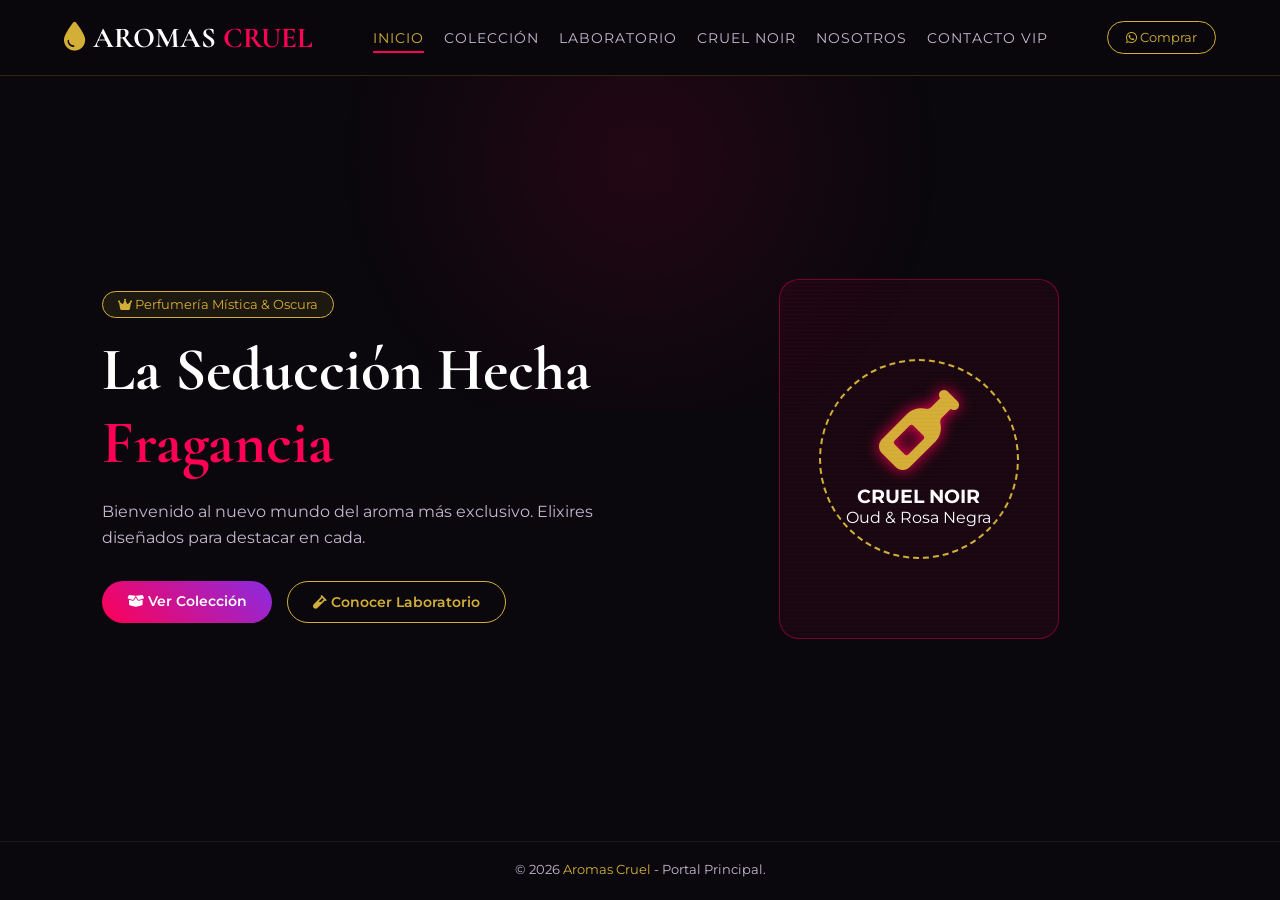
<file: index.html>
<!DOCTYPE html>
<html lang="es">
<head>
    <!-- Configuración para soporte de acentos y respuesta en móviles -->
    <meta charset="UTF-8">
    <meta name="viewport" content="width=device-width, initial-scale=1.0">
    <title>Aromas Cruel | Portal Principal</title>

    <!-- Fuentes elegantes de Google Fonts -->
    <link href="https://fonts.googleapis.com/css2?family=Cormorant+Garamond:ital,wght@0,600;0,700;1,400&family=Montserrat:wght@300;400;600;800&display=swap" rel="stylesheet">
    <!-- Iconos vectoriales -->
    <link rel="stylesheet" href="https://cdnjs.cloudflare.com/ajax/libs/font-awesome/6.4.0/css/all.min.css">
    <!-- CSS Exclusivo de la página de Inicio -->
    <link rel="stylesheet" href="styles.css">
</head>
<body>

    <!-- Fondo de destello neón -->
    <div class="ambient-light"></div>

    <!-- Menú principal completo con los 6 portales -->
    <header>
        <div class="logo"><i class="fa-solid fa-droplet"></i> AROMAS <span>CRUEL</span></div>
        <nav>
            <ul>
                <li><a href="index.html" class="active">Inicio</a></li>
                <li><a href="coleccion.html">Colección</a></li>
                <li><a href="laboratorio.html">Laboratorio</a></li>
                <li><a href="producto-cruel-noir.html">Cruel Noir</a></li>
                <li><a href="nosotros.html">Nosotros</a></li>
                <li><a href="contacto.html">Contacto VIP</a></li>
            </ul>
        </nav>
        <a href="https://wa.me/18493557092" target="_blank" class="btn-header"><i class="fa-brands fa-whatsapp"></i> Comprar</a>
    </header>

    <!-- Presentación principal (Hero) -->
    <section class="hero">
        <div class="hero-content">
            <div class="hero-text">
                <span class="badge"><i class="fa-solid fa-crown"></i> Perfumería Mística & Oscura</span>
                <h1>La Seducción Hecha <span>Fragancia</span></h1>
                <p>Bienvenido al nuevo mundo del aroma más exclusivo. Elixires diseñados para destacar en cada.</p>
                <div class="hero-btns">
                    <a href="coleccion.html" class="btn btn-primary"><i class="fa-solid fa-box-open"></i> Ver Colección</a>
                    <a href="laboratorio.html" class="btn btn-secondary"><i class="fa-solid fa-vial"></i> Conocer Laboratorio</a>
                </div>
            </div>

            <!-- Visualizador Holográfico de Inicio -->
            <div class="holo-container">
                <div class="holo-card">
                    <div class="holo-scanlines"></div>
                    <div class="holo-ring"></div>
                    <i class="fa-solid fa-wine-bottle bottle-icon"></i>
                    <h3>CRUEL NOIR</h3>
                    <p>Oud & Rosa Negra</p>
                </div>
            </div>
        </div>
    </section>

    <footer>
        <p>&copy; 2026 <span>Aromas Cruel</span> - Portal Principal.</p>
    </footer>

</body>
</html>
</file>
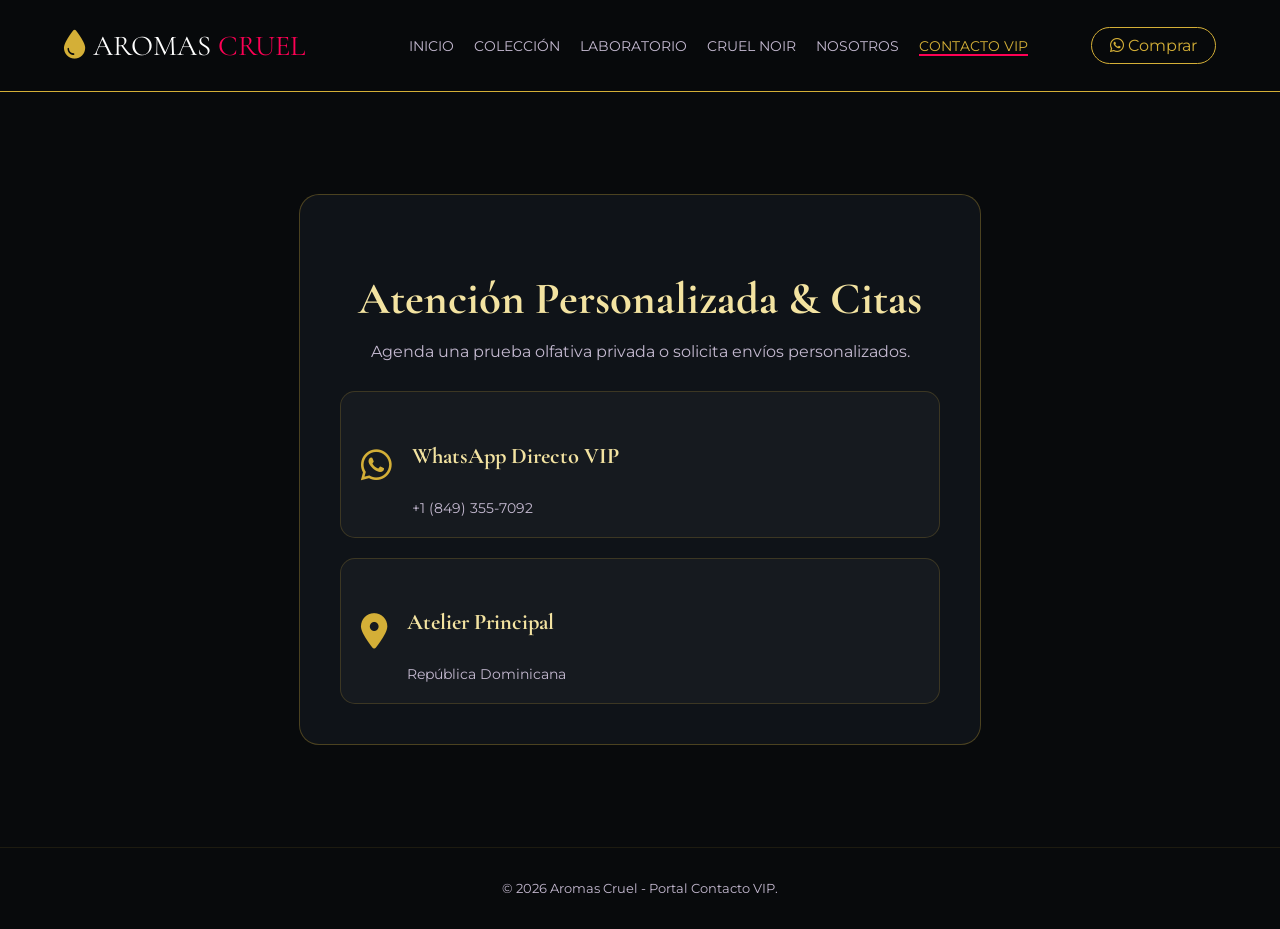
<file: contacto.html>
<!DOCTYPE html>
<html lang="es">
<head>
    <meta charset="UTF-8">
    <meta name="viewport" content="width=device-width, initial-scale=1.0">
    <title>Aromas Cruel | Atencion VIP & Citas</title>
    <link href="https://fonts.googleapis.com/css2?family=Cormorant+Garamond:wght@700&family=Montserrat:wght@400;600&display=swap" rel="stylesheet">
    <link rel="stylesheet" href="https://cdnjs.cloudflare.com/ajax/libs/font-awesome/6.4.0/css/all.min.css">
    <!-- CSS Exclusivo de Contacto -->
    <link rel="stylesheet" href="styles-contacto.css">
</head>
<body>

    <header>
        <div class="logo"><i class="fa-solid fa-droplet"></i> AROMAS <span>CRUEL</span></div>
        <nav>
            <ul>
                <li><a href="index.html">Inicio</a></li>
                <li><a href="coleccion.html">Colección</a></li>
                <li><a href="laboratorio.html">Laboratorio</a></li>
                <li><a href="producto-cruel-noir.html">Cruel Noir</a></li>
                <li><a href="nosotros.html">Nosotros</a></li>
                <li><a href="contacto.html" class="active">Contacto VIP</a></li>
            </ul>
        </nav>
        <a href="https://wa.me/18493557092" target="_blank" class="btn-header"><i class="fa-brands fa-whatsapp"></i> Comprar</a>
    </header>

    <section class="contacto-wrapper">
        <div class="contacto-box">
            <h2>Atención Personalizada & Citas</h2>
            <p>Agenda una prueba olfativa privada o solicita envíos personalizados.</p>

            <div class="canales-contacto">
                <a href="https://wa.me/18493557092" target="_blank" class="canal-item">
                    <i class="fa-brands fa-whatsapp canal-icon"></i>
                    <div>
                        <h4>WhatsApp Directo VIP</h4>
                        <p>+1 (849) 355-7092</p>
                    </div>
                </a>

                <div class="canal-item">
                    <i class="fa-solid fa-location-dot canal-icon"></i>
                    <div>
                        <h4>Atelier Principal</h4>
                        <p>República Dominicana</p>
                    </div>
                </div>
            </div>
        </div>
    </section>

    <footer>
        <p>&copy; 2026 <span>Aromas Cruel</span> - Portal Contacto VIP.</p>
    </footer>

</body>
</html>
</file>
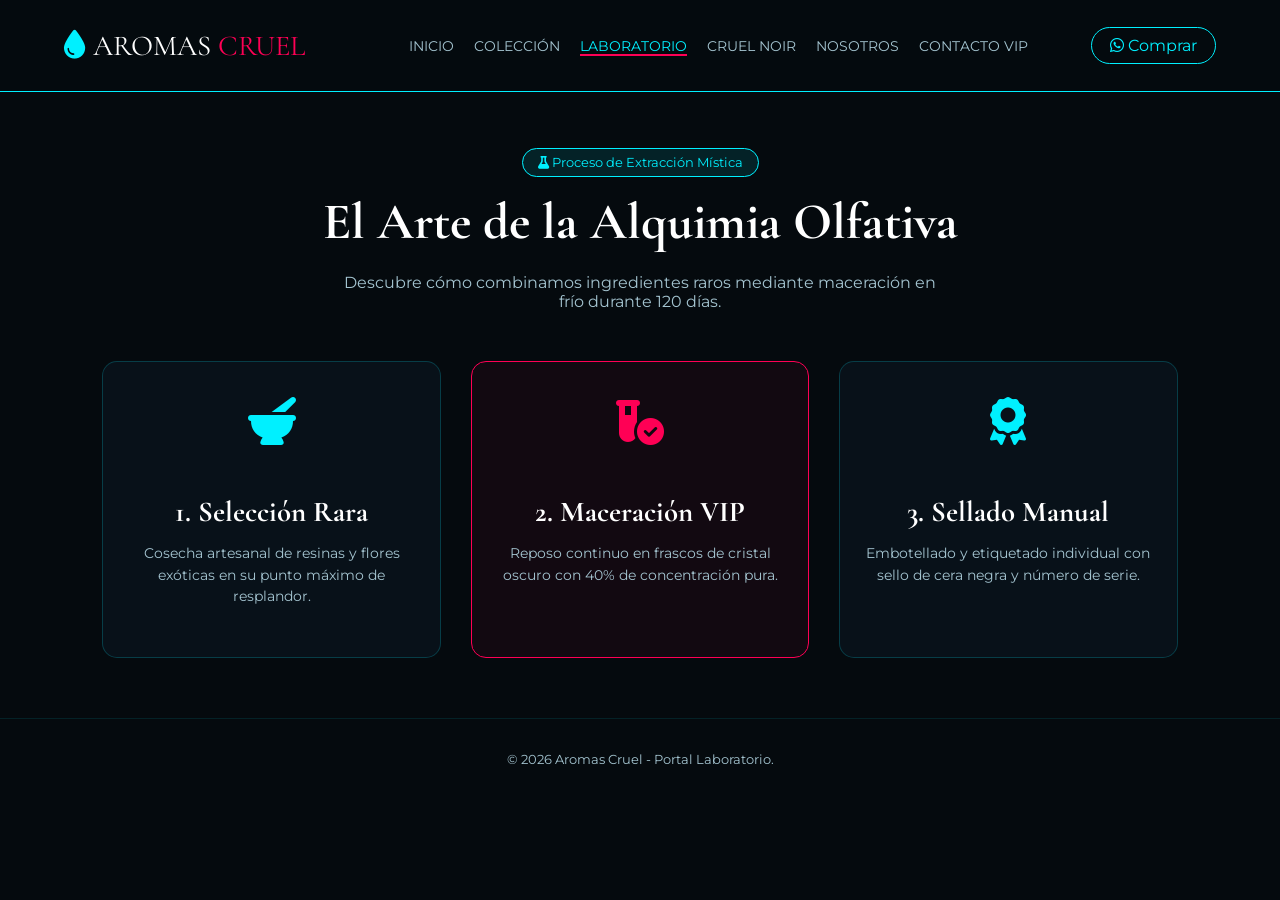
<file: laboratorio.html>
<!DOCTYPE html>
<html lang="es">
<head>
    <meta charset="UTF-8">
    <meta name="viewport" content="width=device-width, initial-scale=1.0">
    <title>Aromas Cruel | Laboratorio Olfativo</title>
    <link href="https://fonts.googleapis.com/css2?family=Cormorant+Garamond:wght@700&family=Montserrat:wght@400;600&display=swap" rel="stylesheet">
    <link rel="stylesheet" href="https://cdnjs.cloudflare.com/ajax/libs/font-awesome/6.4.0/css/all.min.css">
    <!-- CSS Exclusivo del Portal Laboratorio -->
    <link rel="stylesheet" href="styles-laboratorio.css">
</head>
<body>

    <header>
        <div class="logo"><i class="fa-solid fa-droplet"></i> AROMAS <span>CRUEL</span></div>
        <nav>
            <ul>
                <li><a href="index.html">Inicio</a></li>
                <li><a href="coleccion.html">Colección</a></li>
                <li><a href="laboratorio.html" class="active">Laboratorio</a></li>
                <li><a href="producto-cruel-noir.html">Cruel Noir</a></li>
                <li><a href="nosotros.html">Nosotros</a></li>
                <li><a href="contacto.html">Contacto VIP</a></li>
            </ul>
        </nav>
        <a href="https://wa.me/18493557092" target="_blank" class="btn-header"><i class="fa-brands fa-whatsapp"></i> Comprar</a>
    </header>

    <section class="lab-hero">
        <div class="lab-title">
            <span class="badge-lab"><i class="fa-solid fa-flask"></i> Proceso de Extracción Mística</span>
            <h2>El Arte de la Alquimia Olfativa</h2>
            <p>Descubre cómo combinamos ingredientes raros mediante maceración en frío durante 120 días.</p>
        </div>

        <!-- Pasos del Proceso en el Laboratorio -->
        <div class="pasos-container">
            <div class="paso-card">
                <i class="fa-solid fa-mortar-pestle paso-icon"></i>
                <h3>1. Selección Rara</h3>
                <p>Cosecha artesanal de resinas y flores exóticas en su punto máximo de resplandor.</p>
            </div>

            <div class="paso-card highlight">
                <i class="fa-solid fa-vial-circle-check paso-icon"></i>
                <h3>2. Maceración VIP</h3>
                <p>Reposo continuo en frascos de cristal oscuro con 40% de concentración pura.</p>
            </div>

            <div class="paso-card">
                <i class="fa-solid fa-award paso-icon"></i>
                <h3>3. Sellado Manual</h3>
                <p>Embotellado y etiquetado individual con sello de cera negra y número de serie.</p>
            </div>
        </div>
    </section>

    <footer>
        <p>&copy; 2026 <span>Aromas Cruel</span> - Portal Laboratorio.</p>
    </footer>

</body>
</html>
</file>
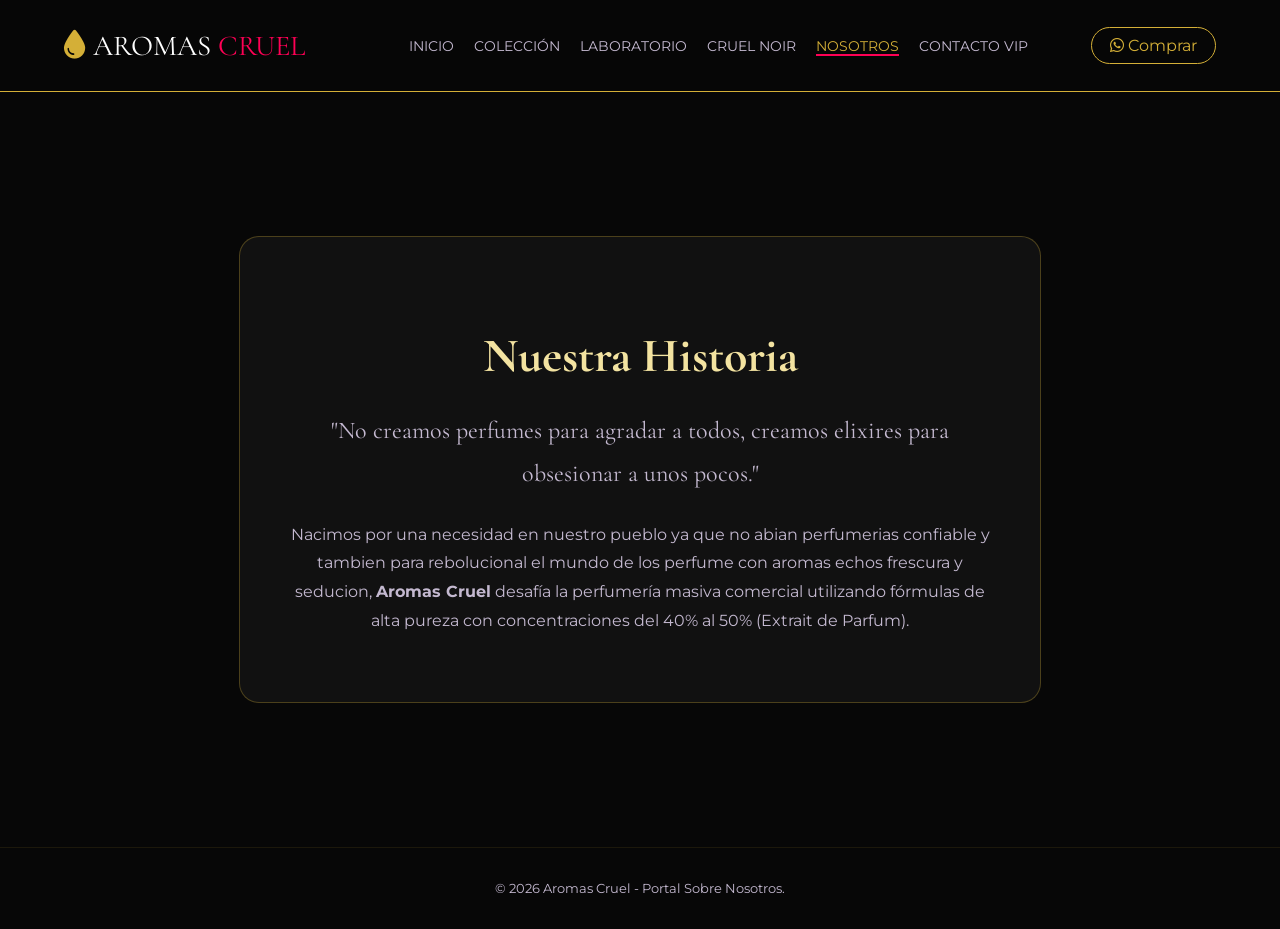
<file: nosotros.html>
<!DOCTYPE html>
<html lang="es">
<head>
    <meta charset="UTF-8">
    <meta name="viewport" content="width=device-width, initial-scale=1.0">
    <title>Aromas Cruel | Nuestra Historia</title>
    <link href="https://fonts.googleapis.com/css2?family=Cormorant+Garamond:wght@700&family=Montserrat:wght@400;600&display=swap" rel="stylesheet">
    <link rel="stylesheet" href="https://cdnjs.cloudflare.com/ajax/libs/font-awesome/6.4.0/css/all.min.css">
    <!-- CSS Exclusivo de Nosotros -->
    <link rel="stylesheet" href="styles-nosotros.css">
</head>
<body>

    <header>
        <div class="logo"><i class="fa-solid fa-droplet"></i> AROMAS <span>CRUEL</span></div>
        <nav>
            <ul>
                <li><a href="index.html">Inicio</a></li>
                <li><a href="coleccion.html">Colección</a></li>
                <li><a href="laboratorio.html">Laboratorio</a></li>
                <li><a href="producto-cruel-noir.html">Cruel Noir</a></li>
                <li><a href="nosotros.html" class="active">Nosotros</a></li>
                <li><a href="contacto.html">Contacto VIP</a></li>
            </ul>
        </nav>
        <a href="https://wa.me/18493557092" target="_blank" class="btn-header"><i class="fa-brands fa-whatsapp"></i> Comprar</a>
    </header>

    <section class="nosotros-section">
        <div class="nosotros-card">
            <h2>Nuestra Historia</h2>
            <p class="cita">"No creamos perfumes para agradar a todos, creamos elixires para obsesionar a unos pocos."</p>
            <p>Nacimos por una necesidad en nuestro pueblo ya que no abian perfumerias confiable y tambien para rebolucional el mundo de los perfume con aromas echos frescura y seducion, <strong>Aromas Cruel</strong> desafía la perfumería masiva comercial utilizando fórmulas de alta pureza con concentraciones del 40% al 50% (Extrait de Parfum).</p>
        </div>
    </section>

    <footer>
        <p>&copy; 2026 <span>Aromas Cruel</span> - Portal Sobre Nosotros.</p>
    </footer>

</body>
</html>
</file>
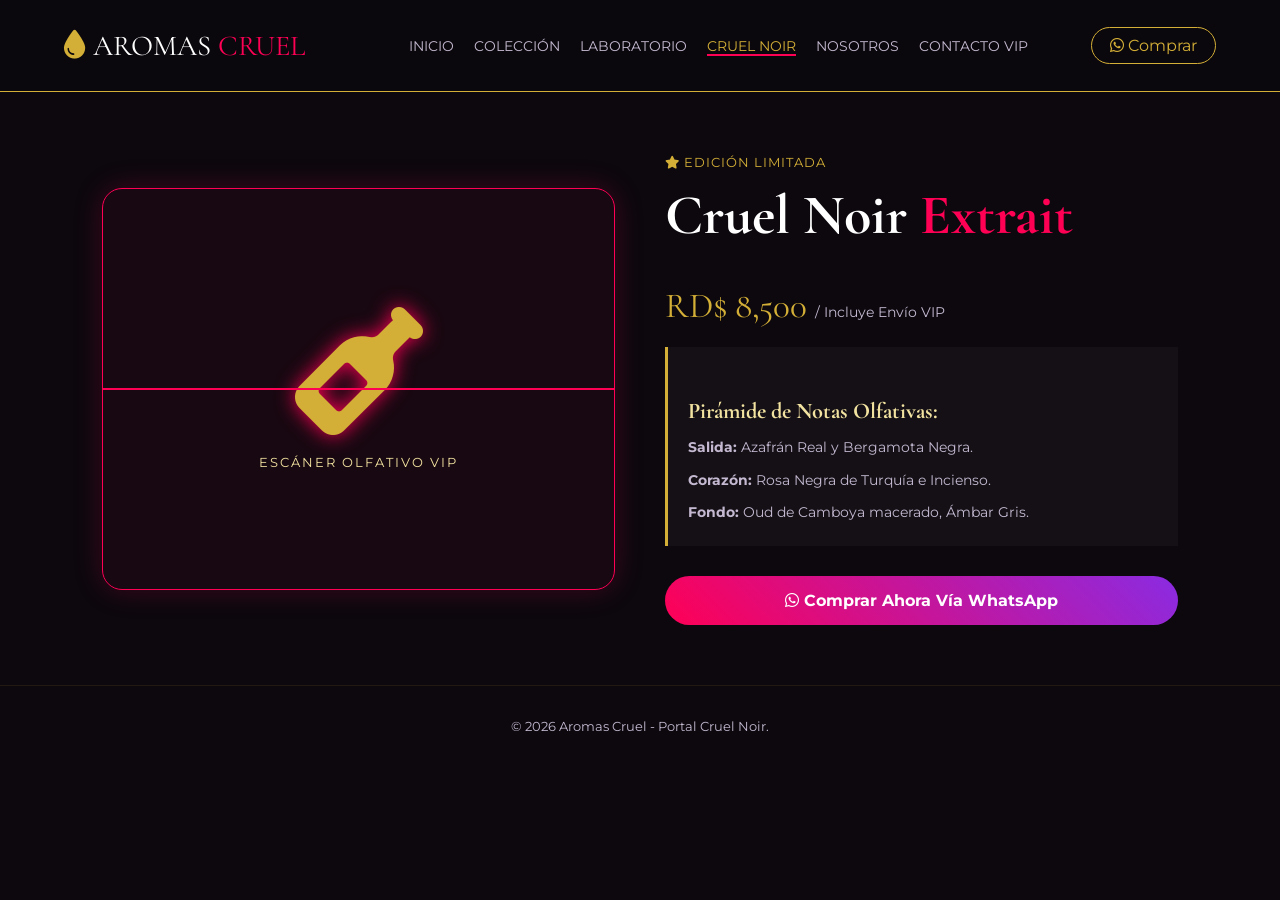
<file: producto-cruel-noir.html>
<!DOCTYPE html>
<html lang="es">
<head>
    <meta charset="UTF-8">
    <meta name="viewport" content="width=device-width, initial-scale=1.0">
    <title>Aromas Cruel | Cruel Noir Experiencia</title>
    <link href="https://fonts.googleapis.com/css2?family=Cormorant+Garamond:wght@700&family=Montserrat:wght@400;600&display=swap" rel="stylesheet">
    <link rel="stylesheet" href="https://cdnjs.cloudflare.com/ajax/libs/font-awesome/6.4.0/css/all.min.css">
    <!-- CSS Exclusivo de esta página individual -->
    <link rel="stylesheet" href="styles-producto.css">
</head>
<body>

    <header>
        <div class="logo"><i class="fa-solid fa-droplet"></i> AROMAS <span>CRUEL</span></div>
        <nav>
            <ul>
                <li><a href="index.html">Inicio</a></li>
                <li><a href="coleccion.html">Colección</a></li>
                <li><a href="laboratorio.html">Laboratorio</a></li>
                <li><a href="producto-cruel-noir.html" class="active">Cruel Noir</a></li>
                <li><a href="nosotros.html">Nosotros</a></li>
                <li><a href="contacto.html">Contacto VIP</a></li>
            </ul>
        </nav>
        <a href="https://wa.me/18493557092" target="_blank" class="btn-header"><i class="fa-brands fa-whatsapp"></i> Comprar</a>
    </header>

    <section class="detalle-wrapper">
        <div class="detalle-grid">
            <!-- Visor Holo Grande -->
            <div class="visor-holo">
                <i class="fa-solid fa-wine-bottle icono-fragancia"></i>
                <div class="scan-line"></div>
                <span>ESCÁNER OLFATIVO VIP</span>
            </div>

            <!-- Ficha Técnica -->
            <div class="ficha-tecnica">
                <span class="tag-gold"><i class="fa-solid fa-star"></i> EDICIÓN LIMITADA</span>
                <h1>Cruel Noir <span>Extrait</span></h1>
                <p class="precio-vip">RD$ 8,500 <small>/ Incluye Envío VIP</small></p>
                
                <div class="notas-box">
                    <h4>Pirámide de Notas Olfativas:</h4>
                    <p><strong>Salida:</strong> Azafrán Real y Bergamota Negra.</p>
                    <p><strong>Corazón:</strong> Rosa Negra de Turquía e Incienso.</p>
                    <p><strong>Fondo:</strong> Oud de Camboya macerado, Ámbar Gris.</p>
                </div>

                <a href="https://wa.me/18493557092?text=Deseo%20ordenar%20Cruel%20Noir%20Extrait" target="_blank" class="btn-comprar">
                    <i class="fa-brands fa-whatsapp"></i> Comprar Ahora Vía WhatsApp
                </a>
            </div>
        </div>
    </section>

    <footer>
        <p>&copy; 2026 <span>Aromas Cruel</span> - Portal Cruel Noir.</p>
    </footer>

</body>
</html>
</file>
<file: styles.css>
/* ==========================================================================
   ESTILOS EXCLUSIVOS: PORTAL DE INICIO (styles-inicio.css)
   ========================================================================== */
:root {
    --bg: #0a080d;
    --gold: #d4af37;
    --crimson: #ff0055;
    --texto: #c4b9d0;
    --fuente-titulo: 'Cormorant Garamond', serif;
    --fuente-cuerpo: 'Montserrat', sans-serif;
}

* { margin: 0; padding: 0; box-sizing: border-box; }
body { background: var(--bg); color: #fff; font-family: var(--fuente-cuerpo); overflow-x: hidden; }

/* Fondo de luz difusa */
.ambient-light {
    position: fixed; top: -10%; left: 50%; transform: translateX(-50%);
    width: 700px; height: 500px;
    background: radial-gradient(circle, rgba(255, 0, 85, 0.1) 0%, transparent 70%);
    z-index: -1;
}

/* Header de la página */
header {
    background: rgba(10, 8, 13, 0.95);
    backdrop-filter: blur(10px);
    border-bottom: 1px solid rgba(212, 175, 55, 0.2);
    display: flex; justify-content: space-between; align-items: center;
    padding: 20px 5%; position: sticky; top: 0; z-index: 100;
}
.logo { font-family: var(--fuente-titulo); font-size: 1.8rem; font-weight: 700; color: #fff; }
.logo span { color: var(--crimson); }
.logo i { color: var(--gold); }

nav ul { display: flex; list-style: none; gap: 20px; }
nav a { color: var(--texto); text-decoration: none; font-size: 0.85rem; letter-spacing: 1px; text-transform: uppercase; transition: 0.3s; }
nav a:hover, nav a.active { color: var(--gold); border-bottom: 2px solid var(--crimson); padding-bottom: 5px; }

.btn-header { border: 1px solid var(--gold); color: var(--gold); padding: 8px 18px; border-radius: 20px; text-decoration: none; font-size: 0.8rem; }
.btn-header:hover { background: var(--gold); color: var(--bg); }

/* Banner Hero con Holograma */
.hero { min-height: 85vh; display: flex; align-items: center; padding: 50px 8%; }
.hero-content { display: grid; grid-template-columns: 1fr 1fr; gap: 40px; align-items: center; width: 100%; }
.badge { background: rgba(212, 175, 55, 0.1); border: 1px solid var(--gold); color: var(--gold); padding: 5px 15px; border-radius: 20px; font-size: 0.8rem; }
.hero-text h1 { font-family: var(--fuente-titulo); font-size: 3.8rem; margin: 20px 0; }
.hero-text h1 span { color: var(--crimson); }
.hero-text p { color: var(--texto); margin-bottom: 30px; line-height: 1.6; }

/* Botones */
.hero-btns { display: flex; gap: 15px; }
.btn { padding: 12px 25px; border-radius: 25px; text-decoration: none; font-weight: 600; font-size: 0.85rem; }
.btn-primary { background: linear-gradient(45deg, var(--crimson), #8a2be2); color: #fff; }
.btn-secondary { border: 1px solid var(--gold); color: var(--gold); }

/* Holograma 3D */
.holo-container { display: flex; justify-content: center; perspective: 1000px; }
.holo-card {
    width: 280px; height: 360px; background: rgba(255, 0, 85, 0.05);
    border: 1px solid rgba(255, 0, 85, 0.4); border-radius: 20px;
    display: flex; flex-direction: column; justify-content: center; align-items: center;
    position: relative; animation: float 4s infinite alternate ease-in-out;
}
.holo-ring { position: absolute; width: 200px; height: 200px; border: 2px dashed var(--gold); border-radius: 50%; animation: spin 10s linear infinite; }
.holo-scanlines { position: absolute; inset: 0; background: repeating-linear-gradient(0deg, transparent, transparent 3px, rgba(255,0,85,0.1) 4px); }
.bottle-icon { font-size: 5rem; color: var(--gold); text-shadow: 0 0 15px var(--crimson); margin-bottom: 15px; }

@keyframes float { 0% { transform: translateY(0); } 100% { transform: translateY(-15px); } }
@keyframes spin { 100% { transform: rotate(360deg); } }

footer { text-align: center; padding: 20px; border-top: 1px solid rgba(212,175,55,0.1); color: var(--texto); font-size: 0.8rem; }
footer span { color: var(--gold); }
</file>
<file: styles-contacto.css>
/* ==========================================================================
   ESTILOS EXCLUSIVOS: PORTAL DE CONTACTO VIP (styles-contacto.css)
   ========================================================================== */
body { background: #080a0c; color: #fff; font-family: 'Montserrat', sans-serif; margin: 0; }

header {
    background: rgba(8, 10, 12, 0.95); border-bottom: 1px solid #d4af37;
    display: flex; justify-content: space-between; align-items: center;
    padding: 20px 5%; position: sticky; top: 0; z-index: 100;
}
.logo { font-family: 'Cormorant Garamond', serif; font-size: 1.8rem; }
.logo span { color: #ff0055; }
.logo i { color: #d4af37; }

nav ul { display: flex; list-style: none; gap: 20px; }
nav a { color: #c4b9d0; text-decoration: none; font-size: 0.85rem; text-transform: uppercase; }
nav a:hover, nav a.active { color: #d4af37; border-bottom: 2px solid #ff0055; }

.btn-header { border: 1px solid #d4af37; color: #d4af37; padding: 8px 18px; border-radius: 20px; text-decoration: none; }

.contacto-wrapper { min-height: 75vh; display: flex; justify-content: center; align-items: center; padding: 40px 8%; }
.contacto-box {
    width: 100%; max-width: 600px; background: rgba(18, 22, 28, 0.8);
    border: 1px solid rgba(212, 175, 55, 0.3); padding: 40px; border-radius: 20px; text-align: center;
}

.contacto-box h2 { font-family: 'Cormorant Garamond', serif; font-size: 2.8rem; color: #f3e3a1; margin-bottom: 10px; }
.contacto-box p { color: #c4b9d0; margin-bottom: 30px; }

.canales-contacto { display: flex; flex-direction: column; gap: 20px; }
.canal-item {
    display: flex; align-items: center; gap: 20px; background: rgba(255,255,255,0.03);
    border: 1px solid rgba(212, 175, 55, 0.2); padding: 20px; border-radius: 15px; text-decoration: none; color: #fff; text-align: left; transition: 0.3s;
}
.canal-item:hover { border-color: #ff0055; background: rgba(255,0,85,0.05); }

.canal-icon { font-size: 2.2rem; color: #d4af37; }
.canal-item h4 { font-family: 'Cormorant Garamond', serif; font-size: 1.4rem; color: #f3e3a1; }
.canal-item p { color: #c4b9d0; margin: 0; font-size: 0.9rem; }

footer { text-align: center; padding: 20px; color: #c4b9d0; font-size: 0.8rem; border-top: 1px solid rgba(212, 175, 55, 0.1); }
</file>
<file: styles-laboratorio.css>
/* ==========================================================================
   ESTILOS EXCLUSIVOS: PORTAL DE LABORATORIO (styles-laboratorio.css)
   ========================================================================== */
body { background: #050a0e; color: #fff; font-family: 'Montserrat', sans-serif; margin: 0; }

header {
    background: rgba(5, 10, 14, 0.95);
    border-bottom: 1px solid #00f0ff; /* Tono cian estilo laboratorio cibernético */
    display: flex; justify-content: space-between; align-items: center;
    padding: 20px 5%; position: sticky; top: 0; z-index: 100;
}
.logo { font-family: 'Cormorant Garamond', serif; font-size: 1.8rem; }
.logo span { color: #ff0055; }
.logo i { color: #00f0ff; }

nav ul { display: flex; list-style: none; gap: 20px; }
nav a { color: #a4c4d0; text-decoration: none; font-size: 0.85rem; text-transform: uppercase; }
nav a:hover, nav a.active { color: #00f0ff; border-bottom: 2px solid #ff0055; }

.btn-header { border: 1px solid #00f0ff; color: #00f0ff; padding: 8px 18px; border-radius: 20px; text-decoration: none; }

/* Contenido del Laboratorio */
.lab-hero { padding: 60px 8%; text-align: center; }
.badge-lab { background: rgba(0, 240, 255, 0.1); border: 1px solid #00f0ff; color: #00f0ff; padding: 6px 15px; border-radius: 20px; font-size: 0.8rem; }
.lab-title h2 { font-family: 'Cormorant Garamond', serif; font-size: 3.2rem; margin: 20px 0; color: #fff; }
.lab-title p { color: #a4c4d0; max-width: 600px; margin: 0 auto 50px; }

/* Tarjetas de pasos del proceso */
.pasos-container { display: grid; grid-template-columns: repeat(auto-fit, minmax(250px, 1fr)); gap: 30px; }
.paso-card {
    background: rgba(10, 20, 30, 0.7); border: 1px solid rgba(0, 240, 255, 0.2);
    padding: 35px 20px; border-radius: 15px; transition: 0.3s;
}
.paso-card:hover { border-color: #00f0ff; box-shadow: 0 0 20px rgba(0, 240, 255, 0.2); }
.paso-card.highlight { border-color: #ff0055; background: rgba(255, 0, 85, 0.05); }

.paso-icon { font-size: 3rem; color: #00f0ff; margin-bottom: 20px; }
.paso-card.highlight .paso-icon { color: #ff0055; }
.paso-card h3 { font-family: 'Cormorant Garamond', serif; font-size: 1.8rem; margin-bottom: 10px; }
.paso-card p { color: #a4c4d0; font-size: 0.9rem; line-height: 1.5; }

footer { text-align: center; padding: 20px; color: #a4c4d0; font-size: 0.8rem; border-top: 1px solid rgba(0, 240, 255, 0.1); }
</file>
<file: styles-nosotros.css>
/* ==========================================================================
   ESTILOS EXCLUSIVOS: PORTAL SOBRE NOSOTROS (styles-nosotros.css)
   ========================================================================== */
body { background: #070707; color: #fff; font-family: 'Montserrat', sans-serif; margin: 0; }

header {
    background: rgba(7, 7, 7, 0.95); border-bottom: 1px solid #d4af37;
    display: flex; justify-content: space-between; align-items: center;
    padding: 20px 5%; position: sticky; top: 0; z-index: 100;
}
.logo { font-family: 'Cormorant Garamond', serif; font-size: 1.8rem; }
.logo span { color: #ff0055; }
.logo i { color: #d4af37; }

nav ul { display: flex; list-style: none; gap: 20px; }
nav a { color: #c4b9d0; text-decoration: none; font-size: 0.85rem; text-transform: uppercase; }
nav a:hover, nav a.active { color: #d4af37; border-bottom: 2px solid #ff0055; }

.btn-header { border: 1px solid #d4af37; color: #d4af37; padding: 8px 18px; border-radius: 20px; text-decoration: none; }

.nosotros-section { min-height: 75vh; display: flex; align-items: center; justify-content: center; padding: 40px 8%; }
.nosotros-card {
    max-width: 700px; background: rgba(20, 20, 20, 0.8);
    border: 1px solid rgba(212, 175, 55, 0.3); padding: 50px;
    border-radius: 20px; text-align: center;
}

.nosotros-card h2 { font-family: 'Cormorant Garamond', serif; font-size: 3rem; color: #f3e3a1; margin-bottom: 20px; }
.cita { font-family: 'Cormorant Garamond', serif; font-size: 1.5rem; text-align: true; color: #ff0055; margin-bottom: 25px; }
.nosotros-card p { color: #c4b9d0; line-height: 1.8; }

footer { text-align: center; padding: 20px; color: #c4b9d0; font-size: 0.8rem; border-top: 1px solid rgba(212, 175, 55, 0.1); }
</file>
<file: styles-producto.css>
/* ==========================================================================
   ESTILOS EXCLUSIVOS: PORTAL CRUEL NOIR (styles-producto.css)
   ========================================================================== */
body { background: #0c080e; color: #fff; font-family: 'Montserrat', sans-serif; margin: 0; }

header {
    background: rgba(12, 8, 14, 0.9); border-bottom: 1px solid #d4af37;
    display: flex; justify-content: space-between; align-items: center;
    padding: 20px 5%; position: sticky; top: 0; z-index: 100;
}
.logo { font-family: 'Cormorant Garamond', serif; font-size: 1.8rem; }
.logo span { color: #ff0055; }
.logo i { color: #d4af37; }

nav ul { display: flex; list-style: none; gap: 20px; }
nav a { color: #c4b9d0; text-decoration: none; font-size: 0.85rem; text-transform: uppercase; }
nav a:hover, nav a.active { color: #d4af37; border-bottom: 2px solid #ff0055; }

.btn-header { border: 1px solid #d4af37; color: #d4af37; padding: 8px 18px; border-radius: 20px; text-decoration: none; }

/* Ficha del Producto Individual */
.detalle-wrapper { padding: 60px 8%; }
.detalle-grid { display: grid; grid-template-columns: 1fr 1fr; gap: 50px; align-items: center; }

/* Visor Holo individual */
.visor-holo {
    height: 400px; background: rgba(255, 0, 85, 0.05); border: 1px solid #ff0055;
    border-radius: 20px; display: flex; flex-direction: column; justify-content: center; align-items: center;
    position: relative; overflow: hidden; box-shadow: 0 0 30px rgba(255,0,85,0.2);
}
.icono-fragancia { font-size: 8rem; color: #d4af37; text-shadow: 0 0 20px #ff0055; }
.scan-line { position: absolute; width: 100%; height: 2px; background: #ff0055; animation: moveScan 3s infinite linear; }
.visor-holo span { margin-top: 20px; font-size: 0.8rem; color: #f3e3a1; letter-spacing: 2px; }

@keyframes moveScan { 0% { top: 0%; } 100% { top: 100%; } }

/* Ficha textual */
.tag-gold { color: #d4af37; font-size: 0.8rem; letter-spacing: 1px; }
.ficha-tecnica h1 { font-family: 'Cormorant Garamond', serif; font-size: 3.5rem; margin: 10px 0; }
.ficha-tecnica h1 span { color: #ff0055; }
.precio-vip { font-size: 2.2rem; color: #d4af37; font-family: 'Cormorant Garamond', serif; margin-bottom: 20px; }
.precio-vip small { font-size: 0.9rem; color: #c4b9d0; font-family: 'Montserrat', sans-serif; }

.notas-box { background: rgba(255,255,255,0.03); border-left: 3px solid #d4af37; padding: 20px; margin-bottom: 30px; }
.notas-box h4 { font-family: 'Cormorant Garamond', serif; font-size: 1.4rem; color: #f3e3a1; margin-bottom: 10px; }
.notas-box p { color: #c4b9d0; font-size: 0.9rem; margin-bottom: 5px; }

.btn-comprar {
    display: block; text-align: center; background: linear-gradient(45deg, #ff0055, #8a2be2);
    color: #fff; padding: 15px; border-radius: 30px; text-decoration: none; font-weight: bold;
}

footer { text-align: center; padding: 20px; color: #c4b9d0; font-size: 0.8rem; border-top: 1px solid rgba(212, 175, 55, 0.1); }
</file>
